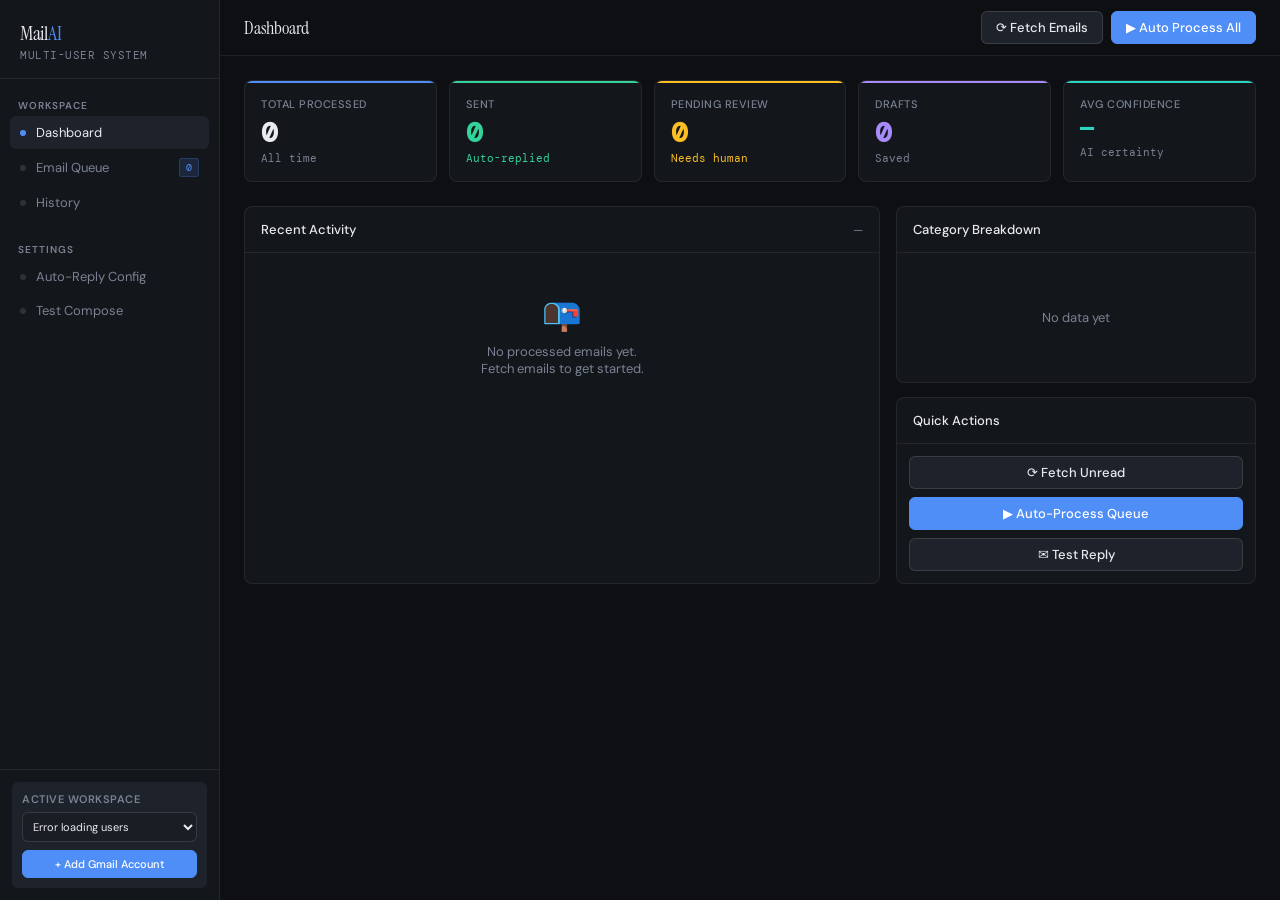
<file: Frontend/index.html>
<!DOCTYPE html>
<html lang="en">
<head>
  <meta charset="UTF-8">
  <meta name="viewport" content="width=device-width, initial-scale=1.0">
  <title>MailAI - Multi-Tenant Dashboard</title>
  <link rel="preconnect" href="https://fonts.googleapis.com">
  <link href="https://fonts.googleapis.com/css2?family=DM+Mono:wght@400;500&family=Instrument+Serif:ital@0;1&family=DM+Sans:wght@300;400;500;600&display=swap" rel="stylesheet">
  <link rel="stylesheet" href="./css/styles.css">
</head>
<body>

<div class="layout">
  <!-- Sidebar -->
  <aside class="sidebar">
    <div class="logo">
      <div class="logo-text">Mail<span>AI</span></div>
      <div class="logo-sub">MULTI-USER SYSTEM</div>
    </div>

    <nav class="nav">
      <div class="nav-section">Workspace</div>
      <div class="nav-item active" data-tab="dashboard">
        <div class="nav-dot"></div> Dashboard
      </div>
      <div class="nav-item" data-tab="queue">
        <div class="nav-dot"></div> Email Queue
        <span class="status-badge" id="queue-count">0</span>
      </div>
      <div class="nav-item" data-tab="history">
        <div class="nav-dot"></div> History
      </div>

      <div class="nav-section" style="margin-top:16px">Settings</div>
      <div class="nav-item" data-tab="config">
        <div class="nav-dot"></div> Auto-Reply Config
      </div>
      <div class="nav-item" data-tab="compose">
        <div class="nav-dot"></div> Test Compose
      </div>
    </nav>

    <div class="sidebar-footer">
      <!-- Active Workspace Selector -->
      <div class="workspace-selector">
        <div style="font-size:11px;color:var(--muted);margin-bottom:6px;font-weight:600;letter-spacing:0.5px">ACTIVE WORKSPACE</div>
        <select id="user-selector" class="form-select auth-select" style="font-size:11px;padding:6px;width:100%">
          <option value="">Loading users...</option>
        </select>
        <button class="btn primary" id="btn-add-account" style="width:100%;justify-content:center;margin-top:8px;font-size:11px;padding:6px">
          + Add Gmail Account
        </button>
      </div>
    </div>
  </aside>

  <!-- Main content -->
  <main class="main">
    <div class="topbar">
      <div class="page-title" id="page-title">Dashboard</div>
      <div class="topbar-actions">
        <button class="btn" id="btn-fetch-emails">⟳ Fetch Emails</button>
        <button class="btn primary" id="btn-auto-process">▶ Auto Process All</button>
      </div>
    </div>

    <div class="content" id="main-content">
       <!-- Tab containers injected dynamically or managed via CSS -->
       
       <!-- ── Dashboard Tab ── -->
      <div id="tab-dashboard" class="tab-content" style="display:block">
        <div class="stats-grid">
          <div class="stat-card" style="--accent-line: var(--accent)">
            <div class="stat-label">Total Processed</div>
            <div class="stat-value" id="stat-total">0</div>
            <div class="stat-change" style="color:var(--muted)">All time</div>
          </div>
          <div class="stat-card" style="--accent-line: var(--green)">
            <div class="stat-label">Sent</div>
            <div class="stat-value" style="color:var(--green)" id="stat-sent">0</div>
            <div class="stat-change" style="color:var(--green)">Auto-replied</div>
          </div>
          <div class="stat-card" style="--accent-line: var(--amber)">
            <div class="stat-label">Pending Review</div>
            <div class="stat-value" style="color:var(--amber)" id="stat-pending">0</div>
            <div class="stat-change" style="color:var(--amber)">Needs human</div>
          </div>
          <div class="stat-card" style="--accent-line: var(--purple)">
            <div class="stat-label">Drafts</div>
            <div class="stat-value" style="color:var(--purple)" id="stat-drafts">0</div>
            <div class="stat-change" style="color:var(--muted)">Saved</div>
          </div>
          <div class="stat-card" style="--accent-line: var(--teal)">
            <div class="stat-label">Avg Confidence</div>
            <div class="stat-value" style="color:var(--teal);font-size:22px" id="stat-conf">—</div>
            <div class="stat-change" style="color:var(--muted)">AI certainty</div>
          </div>
        </div>

        <div class="two-col">
          <!-- Recent emails -->
          <div class="panel">
            <div class="panel-header">
              <div class="panel-title">Recent Activity</div>
              <div class="panel-meta" id="history-updated">—</div>
            </div>
            <div id="recent-list">
              <div class="empty">
                <div class="empty-icon">📭</div>
                <div class="empty-text">No processed emails yet.<br>Fetch emails to get started.</div>
              </div>
            </div>
          </div>

          <!-- Category distribution -->
          <div>
            <div class="panel" style="margin-bottom:14px">
              <div class="panel-header">
                <div class="panel-title">Category Breakdown</div>
              </div>
              <div style="padding:16px" id="cat-chart">
                <div class="empty"><div class="empty-text">No data yet</div></div>
              </div>
            </div>

            <!-- Quick actions -->
            <div class="panel">
              <div class="panel-header"><div class="panel-title">Quick Actions</div></div>
              <div style="padding:12px;display:flex;flex-direction:column;gap:8px">
                <button class="btn" style="width:100%;justify-content:center" id="qa-fetch">⟳ Fetch Unread</button>
                <button class="btn primary" style="width:100%;justify-content:center" id="qa-process">▶ Auto-Process Queue</button>
                <button class="btn" style="width:100%;justify-content:center" id="qa-compose">✉ Test Reply</button>
              </div>
            </div>
          </div>
        </div>
      </div>

      <!-- ── Queue Tab ── -->
      <div id="tab-queue" class="tab-content" style="display:none">
        <div class="panel">
          <div class="panel-header">
            <div class="panel-title">Email Queue</div>
            <button class="btn" id="q-refresh">⟳ Refresh</button>
          </div>
          <div id="queue-list">
            <div class="empty">
              <div class="empty-icon">📬</div>
              <div class="empty-text">No emails fetched yet.<br>Click "Fetch Emails".</div>
            </div>
          </div>
        </div>
      </div>

      <!-- ── History Tab ── -->
      <div id="tab-history" class="tab-content" style="display:none">
        <div style="display:flex;gap:8px;margin-bottom:14px">
          <select class="form-select filter-select" id="filter-status" style="width:160px">
            <option value="">All statuses</option>
            <option value="sent">Sent</option>
            <option value="pending_review">Pending Review</option>
            <option value="draft">Draft</option>
            <option value="error">Error</option>
          </select>
          <select class="form-select filter-select" id="filter-category" style="width:160px">
            <option value="">All categories</option>
            <option value="complaint">Complaint</option>
            <option value="inquiry">Inquiry</option>
            <option value="feedback">Feedback</option>
            <option value="billing">Billing</option>
            <option value="refund">Refund</option>
            <option value="technical_support">Tech Support</option>
          </select>
        </div>
        <div class="panel">
          <div id="history-list">
            <div class="empty">
              <div class="empty-icon">📋</div>
              <div class="empty-text">No history yet.</div>
            </div>
          </div>
        </div>
      </div>

      <!-- ── Config Tab ── -->
      <div id="tab-config" class="tab-content" style="display:none">
        <div style="display:grid;grid-template-columns:1fr 1fr;gap:16px">
          <div class="panel">
            <div class="panel-header"><div class="panel-title">Auto-Reply Settings</div></div>
            <div class="config-form">
              <div class="form-group">
                <label class="form-label">Default Tone</label>
                <select class="form-select" id="cfg-tone">
                  <option value="professional">Professional</option>
                  <option value="formal">Formal</option>
                  <option value="friendly">Friendly</option>
                  <option value="apologetic">Apologetic</option>
                  <option value="empathetic">Empathetic</option>
                  <option value="concise">Concise</option>
                </select>
              </div>

              <div class="form-group">
                <label class="form-label">Confidence Threshold</label>
                <div class="slider-row">
                  <input type="range" class="range-slider" id="cfg-confidence" min="0" max="1" step="0.05" value="0.75">
                  <span class="range-val" id="conf-val">75%</span>
                </div>
                <div style="font-size:11px;color:var(--muted);margin-top:4px">
                  Replies below this confidence go to human review
                </div>
              </div>

              <div class="form-group">
                <label class="form-label">Max Emails per Run</label>
                <input type="number" class="form-input" id="cfg-max-emails" value="10" min="1" max="100">
              </div>

              <div style="border-top:1px solid var(--border);padding-top:14px">
                <div class="toggle-row">
                  <div>
                    <div class="toggle-label">Auto-Send Replies</div>
                    <div class="toggle-sub">Send immediately without manual review</div>
                  </div>
                  <label class="toggle">
                    <input type="checkbox" id="cfg-auto-send">
                    <div class="toggle-slider"></div>
                  </label>
                </div>
              </div>

              <button class="btn primary" id="btn-save-config" style="width:100%;justify-content:center;margin-top:16px">Save Settings</button>
            </div>
          </div>
        </div>
      </div>

      <!-- ── Compose Tab ── -->
      <div id="tab-compose" class="tab-content" style="display:none">
        <div style="display:grid;grid-template-columns:1fr 1fr;gap:16px">
          <div class="panel">
            <div class="panel-header"><div class="panel-title">Test Email Input</div></div>
            <div style="padding:16px">
              <div class="form-group">
                <label class="form-label">Email Content</label>
                <textarea class="form-input" id="compose-email" rows="8"
                  style="resize:vertical;line-height:1.6"
                  placeholder="Paste a customer email here..."></textarea>
              </div>
              <div class="form-group">
                <label class="form-label">Tone</label>
                <select class="form-select" id="compose-tone">
                  <option value="professional">Professional</option>
                  <option value="formal">Formal</option>
                  <option value="friendly">Friendly</option>
                  <option value="apologetic">Apologetic</option>
                </select>
              </div>
              <button class="btn primary" id="btn-generate-reply" style="width:100%;justify-content:center">
                ✦ Generate Reply
              </button>
            </div>
          </div>

          <div class="panel">
            <div class="panel-header">
              <div class="panel-title">Generated Reply</div>
              <div id="reply-meta" style="display:flex;gap:6px"></div>
            </div>
            <div id="compose-result" style="padding:16px">
              <div class="empty">
                <div class="empty-icon">✦</div>
                <div class="empty-text">AI reply will appear here</div>
              </div>
            </div>
          </div>
        </div>
      </div>
    </div>
  </main>
</div>

<!-- Modal -->
<div class="modal-overlay" id="email-modal">
  <div class="modal">
    <div class="modal-header">
      <div class="modal-title" id="modal-title">Email Preview</div>
      <button class="modal-close" id="btn-modal-close">✕</button>
    </div>
    <div class="modal-body" id="modal-body"></div>
    <div class="modal-footer" id="modal-footer"></div>
  </div>
</div>

<!-- Loading overlay -->
<div class="loading-overlay" id="loading">
  <div class="spinner"></div>
</div>

<!-- Notification -->
<div class="notif" id="notif">
  <div class="notif-dot" id="notif-dot"></div>
  <span id="notif-text"></span>
</div>

<!-- Application Main Javascript -->

<script type="module" src="./js/app.js"></script>

</body>
</html>
</file>
<file: Frontend/css/styles.css>
*, *::before, *::after { box-sizing: border-box; margin: 0; padding: 0; }

:root {
  --bg: #0d0f12;
  --bg2: #13161a;
  --bg3: #1a1e24;
  --surface: #1e232b;
  --surface2: #252b35;
  --border: rgba(255,255,255,0.07);
  --border2: rgba(255,255,255,0.12);
  --text: #e8eaf0;
  --muted: #7a8294;
  --accent: #4f8ef7;
  --accent2: #6366f1;
  --green: #34d399;
  --amber: #fbbf24;
  --red: #f87171;
  --coral: #fb7185;
  --teal: #2dd4bf;
  --purple: #a78bfa;
}

body {
  font-family: 'DM Sans', sans-serif;
  background: var(--bg);
  color: var(--text);
  min-height: 100vh;
  font-size: 14px;
}

/* ── Layout ── */
.layout {
  display: grid;
  grid-template-columns: 220px 1fr;
  min-height: 100vh;
}

/* ── Sidebar ── */
.sidebar {
  background: var(--bg2);
  border-right: 1px solid var(--border);
  padding: 0;
  display: flex;
  flex-direction: column;
}

.logo {
  padding: 20px 20px 16px;
  border-bottom: 1px solid var(--border);
}

.logo-text {
  font-family: 'Instrument Serif', serif;
  font-size: 20px;
  color: var(--text);
  letter-spacing: -0.3px;
}

.logo-text span { color: var(--accent); }

.logo-sub {
  font-size: 11px;
  color: var(--muted);
  margin-top: 2px;
  font-family: 'DM Mono', monospace;
  letter-spacing: 0.5px;
}

.nav {
  padding: 12px 10px;
  flex: 1;
}

.nav-section {
  font-size: 10px;
  font-weight: 600;
  letter-spacing: 1px;
  color: var(--muted);
  padding: 8px 8px 4px;
  text-transform: uppercase;
}

.nav-item {
  display: flex;
  align-items: center;
  gap: 10px;
  padding: 8px 10px;
  border-radius: 6px;
  cursor: pointer;
  color: var(--muted);
  transition: all 0.15s;
  font-size: 13px;
  font-weight: 400;
  margin-bottom: 1px;
}

.nav-item:hover { background: var(--surface); color: var(--text); }
.nav-item.active { background: var(--surface); color: var(--text); }
.nav-item.active .nav-dot { background: var(--accent); }

.nav-dot {
  width: 6px; height: 6px;
  border-radius: 50%;
  background: var(--border2);
  flex-shrink: 0;
}

.status-badge {
  margin-left: auto;
  font-size: 10px;
  font-family: 'DM Mono', monospace;
  background: rgba(79, 142, 247, 0.15);
  color: var(--accent);
  padding: 2px 6px;
  border-radius: 3px;
  border: 1px solid rgba(79, 142, 247, 0.2);
}

.sidebar-footer {
  padding: 12px;
  border-top: 1px solid var(--border);
}

.workspace-selector {
  background: var(--surface);
  border-radius: 6px;
  padding: 10px;
}

.auth-select {
  background: var(--bg3);
  border: 1px solid var(--border2);
}

/* ── Main Content ── */
.main {
  display: flex;
  flex-direction: column;
  overflow: hidden;
}

.topbar {
  display: flex;
  align-items: center;
  justify-content: space-between;
  padding: 0 24px;
  height: 56px;
  border-bottom: 1px solid var(--border);
  background: var(--bg);
  flex-shrink: 0;
}

.page-title {
  font-family: 'Instrument Serif', serif;
  font-size: 18px;
  letter-spacing: -0.2px;
}

.topbar-actions { display: flex; gap: 8px; align-items: center; }

.btn {
  display: inline-flex;
  align-items: center;
  gap: 6px;
  padding: 7px 14px;
  border-radius: 6px;
  font-size: 13px;
  font-weight: 500;
  cursor: pointer;
  transition: all 0.15s;
  border: 1px solid var(--border2);
  background: var(--surface);
  color: var(--text);
  font-family: 'DM Sans', sans-serif;
}

.btn:hover { background: var(--surface2); border-color: rgba(255,255,255,0.2); }

.btn.primary {
  background: var(--accent);
  border-color: var(--accent);
  color: #fff;
}

.btn.primary:hover { background: #6b9ef8; }
.btn.danger { background: rgba(248,113,113,0.15); border-color: rgba(248,113,113,0.3); color: var(--red); }

.content { flex: 1; overflow-y: auto; padding: 24px; }

/* ── Stats Grid ── */
.stats-grid {
  display: grid;
  grid-template-columns: repeat(5, 1fr);
  gap: 12px;
  margin-bottom: 24px;
}

.stat-card {
  background: var(--bg2);
  border: 1px solid var(--border);
  border-radius: 8px;
  padding: 16px;
  position: relative;
  overflow: hidden;
}

.stat-card::before {
  content: '';
  position: absolute;
  top: 0; left: 0; right: 0;
  height: 2px;
  background: var(--accent-line, var(--border));
}

.stat-label {
  font-size: 11px;
  color: var(--muted);
  text-transform: uppercase;
  letter-spacing: 0.5px;
  font-weight: 500;
  margin-bottom: 8px;
}

.stat-value {
  font-size: 28px;
  font-weight: 600;
  font-family: 'DM Mono', monospace;
  letter-spacing: -1px;
  line-height: 1;
}

.stat-change {
  font-size: 11px;
  margin-top: 4px;
  font-family: 'DM Mono', monospace;
}

/* ── Two col layout ── */
.two-col { display: grid; grid-template-columns: 1fr 360px; gap: 16px; margin-bottom: 20px; }

/* ── Panel ── */
.panel {
  background: var(--bg2);
  border: 1px solid var(--border);
  border-radius: 8px;
  overflow: hidden;
}

.panel-header {
  display: flex;
  align-items: center;
  justify-content: space-between;
  padding: 14px 16px;
  border-bottom: 1px solid var(--border);
}

.panel-title { font-size: 13px; font-weight: 500; color: var(--text); }
.panel-meta { font-size: 12px; color: var(--muted); }

/* ── Email Queue ── */
.email-item {
  padding: 14px 16px;
  border-bottom: 1px solid var(--border);
  cursor: pointer;
  transition: background 0.12s;
  display: grid;
  grid-template-columns: auto 1fr auto;
  gap: 12px;
  align-items: start;
}

.email-item:last-child { border-bottom: none; }
.email-item:hover { background: rgba(255,255,255,0.02); }

.email-avatar {
  width: 34px; height: 34px;
  border-radius: 50%;
  display: flex; align-items: center; justify-content: center;
  font-size: 13px; font-weight: 600; flex-shrink: 0;
}

.email-body { min-width: 0; }
.email-from { font-size: 13px; font-weight: 500; margin-bottom: 2px; }
.email-subject { font-size: 12px; color: var(--muted); white-space: nowrap; overflow: hidden; text-overflow: ellipsis; }
.email-snippet { font-size: 11px; color: var(--muted); margin-top: 4px; overflow: hidden; white-space: nowrap; text-overflow: ellipsis; opacity: 0.7; }
.email-meta { text-align: right; flex-shrink: 0; }
.email-time { font-size: 11px; color: var(--muted); font-family: 'DM Mono', monospace; }

/* ── Tags and Status ── */
.tag {
  display: inline-block;
  font-size: 10px; font-weight: 500; padding: 2px 7px; border-radius: 3px;
  font-family: 'DM Mono', monospace; letter-spacing: 0.3px; margin-top: 4px;
}
.tag-complaint { background: rgba(248,113,113,0.15); color: var(--red); }
.tag-inquiry { background: rgba(79,142,247,0.15); color: var(--accent); }
.tag-feedback { background: rgba(167,139,250,0.15); color: var(--purple); }
.tag-request { background: rgba(45,212,191,0.15); color: var(--teal); }
.tag-billing { background: rgba(251,191,36,0.15); color: var(--amber); }
.tag-technical_support { background: rgba(99,102,241,0.15); color: var(--accent2); }
.tag-refund { background: rgba(251,113,133,0.15); color: var(--coral); }
.tag-other { background: rgba(122,130,148,0.15); color: var(--muted); }

.status {
  display: inline-flex; align-items: center; gap: 4px;
  font-size: 10px; font-family: 'DM Mono', monospace; padding: 2px 6px; border-radius: 3px;
}
.status::before { content: '●'; font-size: 6px; }
.status-sent { background: rgba(52,211,153,0.1); color: var(--green); }
.status-draft { background: rgba(251,191,36,0.1); color: var(--amber); }
.status-pending_review { background: rgba(248,113,113,0.1); color: var(--red); }
.status-error { background: rgba(248,113,113,0.1); color: var(--red); }

/* ── Forms ── */
.config-form { padding: 16px; }
.form-group { margin-bottom: 16px; }
.form-label {
  font-size: 11px; font-weight: 500; text-transform: uppercase;
  letter-spacing: 0.5px; color: var(--muted); margin-bottom: 6px; display: block;
}
.form-select, .form-input {
  width: 100%; background: var(--bg3); border: 1px solid var(--border2);
  border-radius: 6px; color: var(--text); padding: 8px 10px;
  font-size: 13px; font-family: 'DM Sans', sans-serif; outline: none; transition: border-color 0.15s;
}
.form-select:focus, .form-input:focus { border-color: rgba(79,142,247,0.5); }
.form-select option { background: var(--bg3); }

/* Range / Slider */
.slider-row { display: flex; align-items: center; gap: 10px; }
.range-slider {
  -webkit-appearance: none; flex: 1; height: 4px; background: var(--surface2); border-radius: 2px; outline: none;
}
.range-slider::-webkit-slider-thumb {
  -webkit-appearance: none; width: 14px; height: 14px; border-radius: 50%;
  background: var(--accent); cursor: pointer;
}
.range-val { font-family: 'DM Mono', monospace; font-size: 12px; color: var(--accent); min-width: 34px; text-align: right; }

.toggle-row {
  display: flex; align-items: center; justify-content: space-between;
  padding: 10px 0; border-bottom: 1px solid var(--border);
}
.toggle-row:last-child { border-bottom: none; }
.toggle-label { font-size: 13px; }
.toggle-sub { font-size: 11px; color: var(--muted); margin-top: 2px; }

.toggle { position: relative; width: 36px; height: 20px; flex-shrink: 0; }
.toggle input { opacity: 0; width: 0; height: 0; }
.toggle-slider {
  position: absolute; inset: 0; background: var(--surface2); border-radius: 20px;
  cursor: pointer; transition: background 0.2s; border: 1px solid var(--border2);
}
.toggle-slider::before {
  content: ''; position: absolute; width: 14px; height: 14px; left: 2px; top: 2px;
  background: var(--muted); border-radius: 50%; transition: all 0.2s;
}
.toggle input:checked + .toggle-slider { background: rgba(79,142,247,0.3); border-color: var(--accent); }
.toggle input:checked + .toggle-slider::before { transform: translateX(16px); background: var(--accent); }

/* Charts */
.cat-bar { margin-bottom: 10px; }
.cat-bar-header { display: flex; justify-content: space-between; margin-bottom: 4px; }
.cat-bar-label { font-size: 12px; font-family: 'DM Mono', monospace; }
.cat-bar-count { font-size: 12px; color: var(--muted); }
.cat-bar-track { height: 4px; background: var(--surface2); border-radius: 2px; overflow: hidden; }
.cat-bar-fill { height: 100%; border-radius: 2px; transition: width 0.6s ease; }

/* Modals */
.modal-overlay {
  display: none; position: fixed; inset: 0; background: rgba(0,0,0,0.6);
  z-index: 100; align-items: center; justify-content: center;
}
.modal-overlay.show { display: flex; }
.modal {
  background: var(--bg2); border: 1px solid var(--border2); border-radius: 10px;
  width: 580px; max-width: 90vw; max-height: 80vh; overflow-y: auto;
}
.modal-header { display: flex; align-items: center; justify-content: space-between; padding: 16px 20px; border-bottom: 1px solid var(--border); }
.modal-title { font-size: 15px; font-weight: 500; }
.modal-close { cursor: pointer; background: none; border: none; color: var(--muted); font-size: 18px; }
.modal-close:hover { color: var(--text); }
.modal-body { padding: 20px; }
.modal-footer { display: flex; gap: 8px; justify-content: flex-end; padding: 14px 20px; border-top: 1px solid var(--border); }

.email-original {
  background: var(--bg3); border: 1px solid var(--border); border-radius: 6px;
  padding: 12px; font-size: 12px; color: var(--muted); margin-bottom: 16px; line-height: 1.6;
  font-family: 'DM Mono', monospace; max-height: 120px; overflow-y: auto;
}

.reply-preview { background: var(--surface); border: 1px solid var(--border2); border-radius: 6px; padding: 14px; }
.reply-subject { font-weight: 500; margin-bottom: 10px; font-size: 13px; }
.reply-body { font-size: 13px; line-height: 1.7; color: var(--muted); white-space: pre-wrap; }

/* Loading & Notif */
.loading-overlay { display: none; position: fixed; inset: 0; background: rgba(0,0,0,0.4); z-index: 200; align-items: center; justify-content: center; }
.loading-overlay.show { display: flex; }
.spinner { width: 32px; height: 32px; border: 2px solid var(--border2); border-top-color: var(--accent); border-radius: 50%; animation: spin 0.7s linear infinite; }
@keyframes spin { to { transform: rotate(360deg); } }

.notif {
  position: fixed; bottom: 24px; right: 24px; background: var(--bg2); border: 1px solid var(--border2);
  border-radius: 8px; padding: 12px 16px; font-size: 13px; display: flex; align-items: center; gap: 10px;
  transform: translateY(80px); opacity: 0; transition: all 0.3s ease; z-index: 300; max-width: 320px;
}
.notif.show { transform: translateY(0); opacity: 1; }
.notif-dot { width: 8px; height: 8px; border-radius: 50%; flex-shrink: 0; }

/* Empty */
.empty { text-align: center; padding: 40px; color: var(--muted); }
.empty-icon { font-size: 32px; margin-bottom: 8px; }
.empty-text { font-size: 13px; }

::-webkit-scrollbar { width: 5px; }
::-webkit-scrollbar-track { background: transparent; }
::-webkit-scrollbar-thumb { background: var(--surface2); border-radius: 3px; }
</file>
